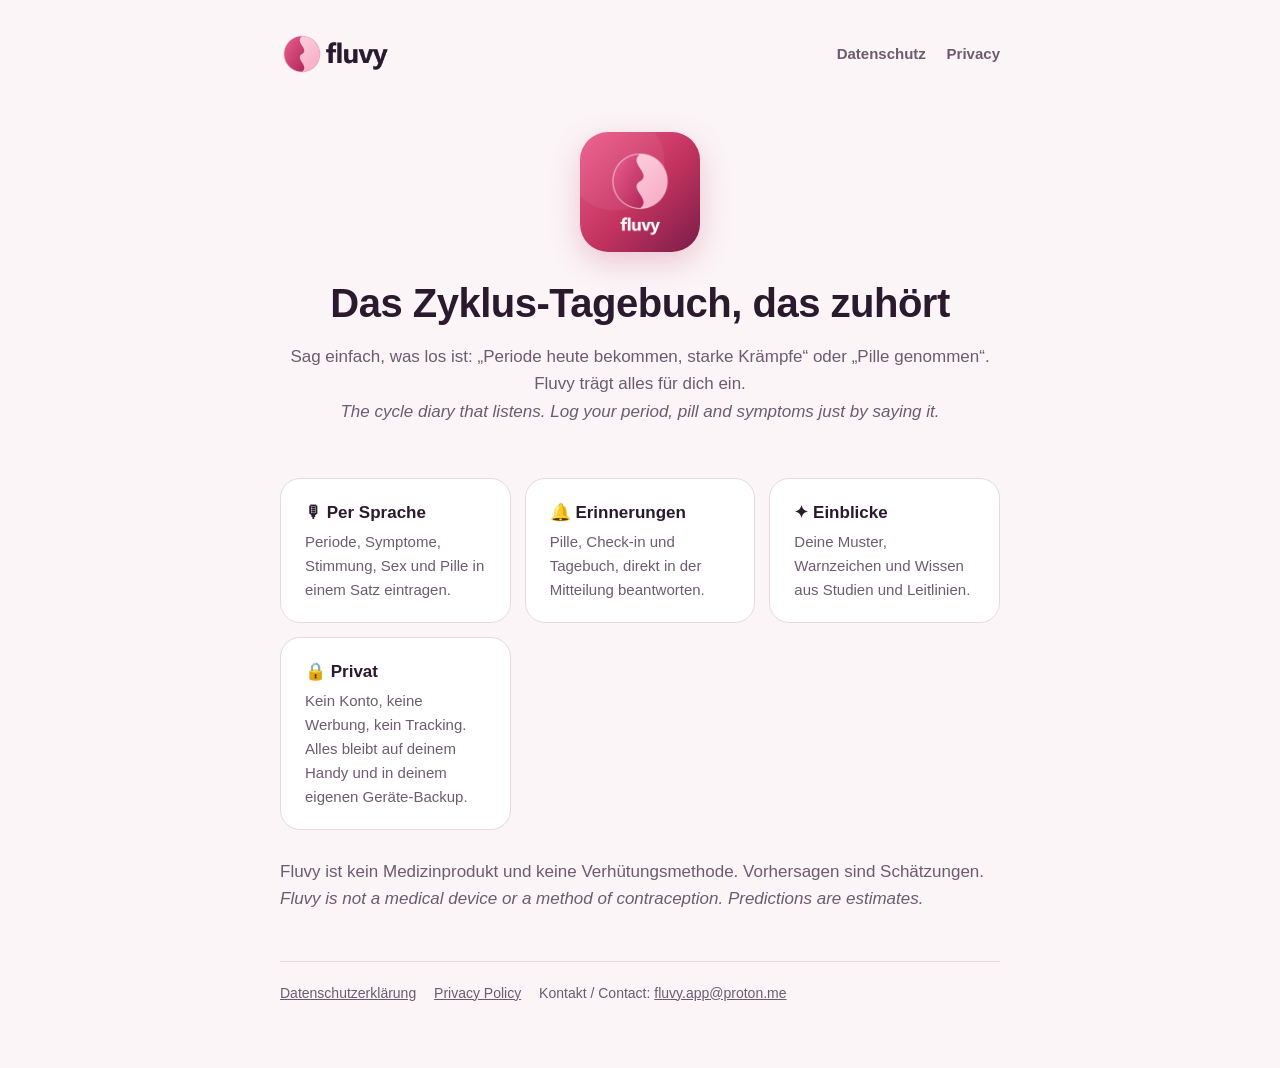
<file: index.html>
<!doctype html>
<html lang="de">
<head>
  <meta charset="utf-8">
  <meta name="viewport" content="width=device-width, initial-scale=1">
  <title>Fluvy – Zyklus-Tagebuch</title>
  <meta name="description" content="Fluvy ist das Zyklus-Tagebuch, das zuhört: Periode, Pille und Symptome per Sprache eintragen. Privat, ohne Konto.">
  <link rel="icon" href="icon.png">
  <link rel="stylesheet" href="style.css">
</head>
<body>
  <div class="wrap">
    <header>
      <a class="logo" href="./"><picture><source srcset="logo-dark.png" media="(prefers-color-scheme: dark)"><img src="logo.png" alt="Fluvy"></picture></a>
      <nav>
        <a href="datenschutz.html">Datenschutz</a>
        <a href="privacy.html">Privacy</a>
      </nav>
    </header>

    <section class="hero">
      <img src="icon.png" alt="Fluvy App-Icon">
      <h1>Das Zyklus-Tagebuch, das zuhört</h1>
      <p class="muted">Sag einfach, was los ist: „Periode heute bekommen, starke Krämpfe“ oder „Pille genommen“. Fluvy trägt alles für dich ein.<br>
        <em>The cycle diary that listens. Log your period, pill and symptoms just by saying it.</em></p>
    </section>

    <div class="features">
      <div class="card"><h3>🎙 Per Sprache</h3><p>Periode, Symptome, Stimmung, Sex und Pille in einem Satz eintragen.</p></div>
      <div class="card"><h3>🔔 Erinnerungen</h3><p>Pille, Check-in und Tagebuch, direkt in der Mitteilung beantworten.</p></div>
      <div class="card"><h3>✦ Einblicke</h3><p>Deine Muster, Warnzeichen und Wissen aus Studien und Leitlinien.</p></div>
      <div class="card"><h3>🔒 Privat</h3><p>Kein Konto, keine Werbung, kein Tracking. Alles bleibt auf deinem Handy und in deinem eigenen Geräte-Backup.</p></div>
    </div>

    <p class="muted">Fluvy ist kein Medizinprodukt und keine Verhütungsmethode. Vorhersagen sind Schätzungen.<br>
      <em>Fluvy is not a medical device or a method of contraception. Predictions are estimates.</em></p>

    <footer>
      <a href="datenschutz.html">Datenschutzerklärung</a>
      <a href="privacy.html">Privacy Policy</a>
      <span>Kontakt / Contact: <a href="mailto:fluvy.app@proton.me">fluvy.app@proton.me</a></span>
    </footer>
  </div>
</body>
</html>
</file>
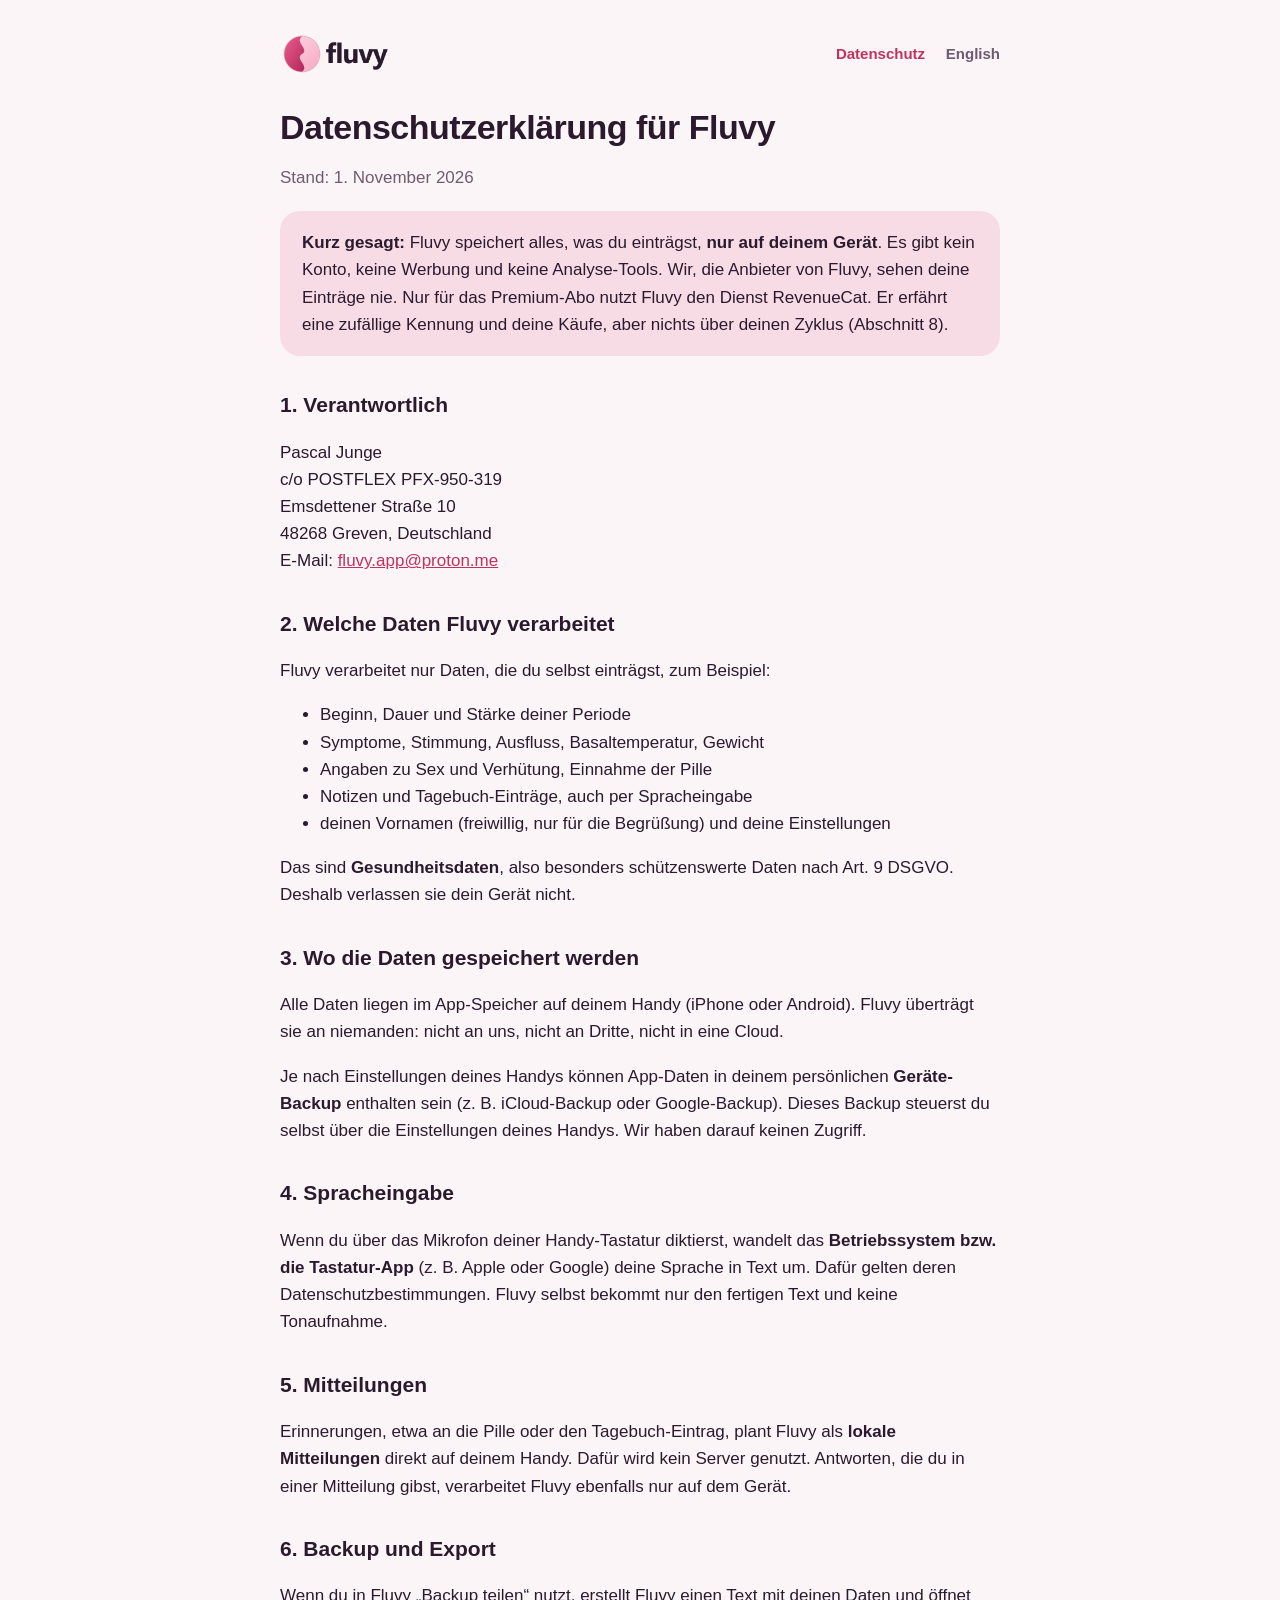
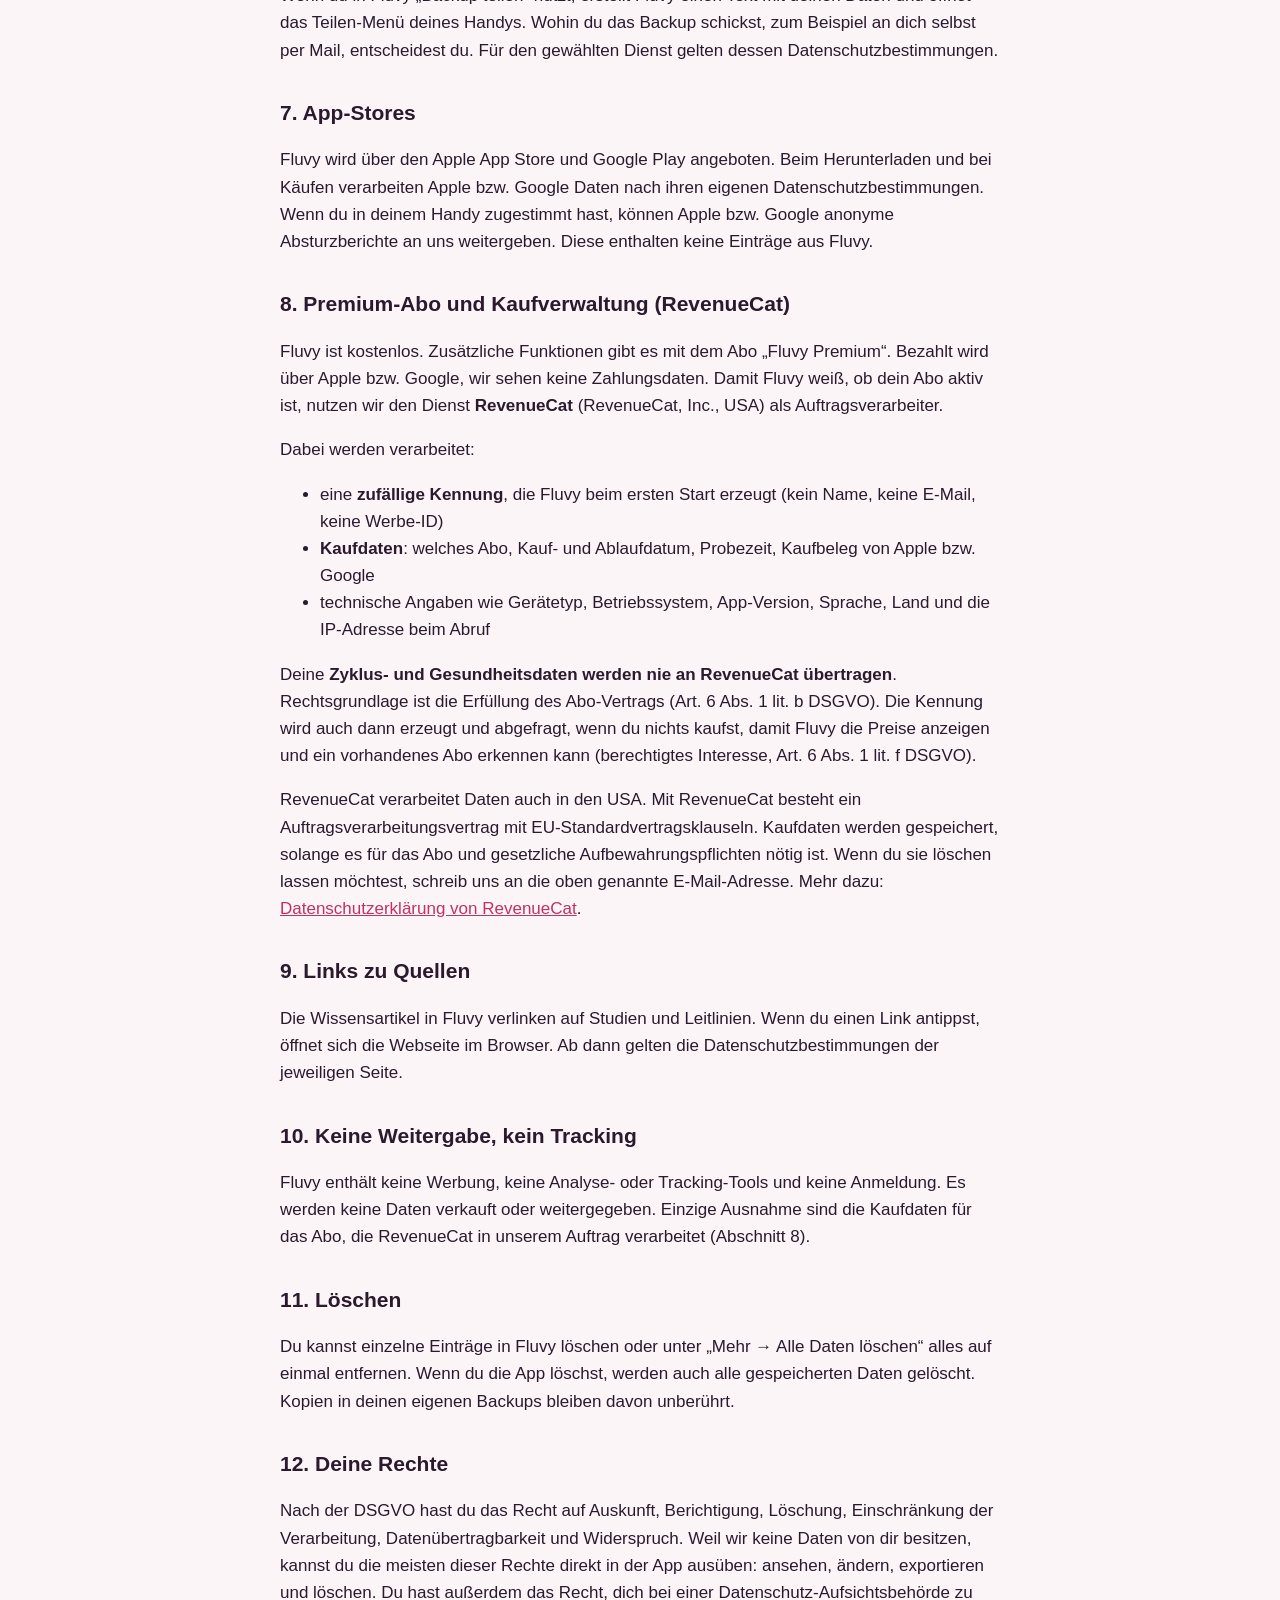
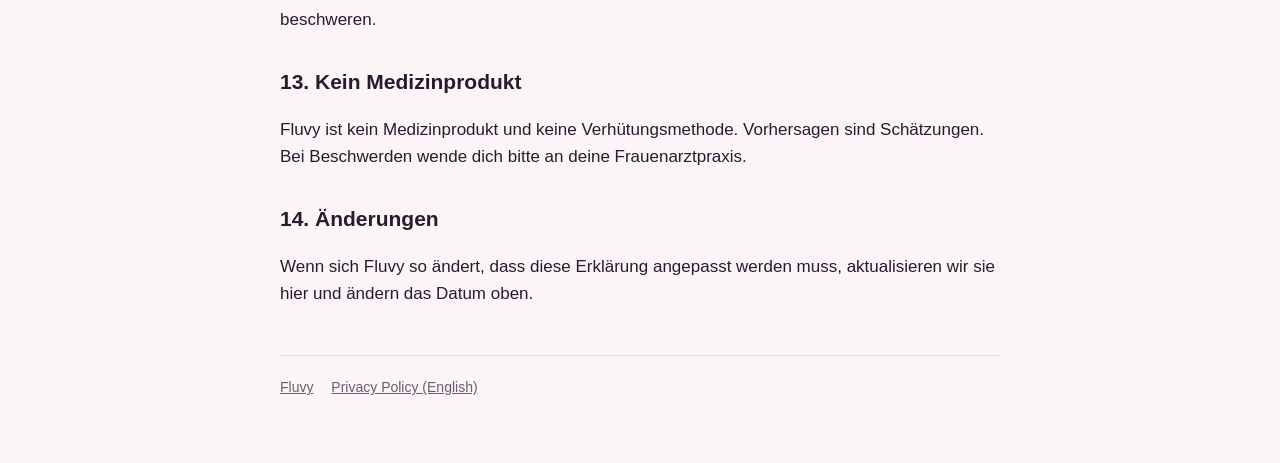
<file: datenschutz.html>
<!doctype html>
<html lang="de">
<head>
  <meta charset="utf-8">
  <meta name="viewport" content="width=device-width, initial-scale=1">
  <title>Datenschutzerklärung – Fluvy</title>
  <link rel="icon" href="icon.png">
  <link rel="stylesheet" href="style.css">
</head>
<body>
  <div class="wrap">
    <header>
      <a class="logo" href="./"><picture><source srcset="logo-dark.png" media="(prefers-color-scheme: dark)"><img src="logo.png" alt="Fluvy"></picture></a>
      <nav>
        <a href="datenschutz.html" aria-current="page">Datenschutz</a>
        <a href="privacy.html">English</a>
      </nav>
    </header>

    <h1>Datenschutzerklärung für Fluvy</h1>
    <p class="muted">Stand: 1. November 2026</p>

    <div class="summary">
      <strong>Kurz gesagt:</strong> Fluvy speichert alles, was du einträgst, <strong>nur auf deinem Gerät</strong>.
      Es gibt kein Konto, keine Werbung und keine Analyse-Tools. Wir, die Anbieter von Fluvy, sehen deine Einträge nie.
      Nur für das Premium-Abo nutzt Fluvy den Dienst RevenueCat. Er erfährt eine zufällige Kennung und deine Käufe, aber nichts über deinen Zyklus (Abschnitt 8).
    </div>

    <h2>1. Verantwortlich</h2>
    <p>
      Pascal Junge<br>
      c/o POSTFLEX PFX-950-319<br>
      Emsdettener Straße 10<br>
      48268 Greven, Deutschland<br>
      E-Mail: <a href="mailto:fluvy.app@proton.me">fluvy.app@proton.me</a>
    </p>

    <h2>2. Welche Daten Fluvy verarbeitet</h2>
    <p>Fluvy verarbeitet nur Daten, die du selbst einträgst, zum Beispiel:</p>
    <ul>
      <li>Beginn, Dauer und Stärke deiner Periode</li>
      <li>Symptome, Stimmung, Ausfluss, Basaltemperatur, Gewicht</li>
      <li>Angaben zu Sex und Verhütung, Einnahme der Pille</li>
      <li>Notizen und Tagebuch-Einträge, auch per Spracheingabe</li>
      <li>deinen Vornamen (freiwillig, nur für die Begrüßung) und deine Einstellungen</li>
    </ul>
    <p>Das sind <strong>Gesundheitsdaten</strong>, also besonders schützenswerte Daten nach Art. 9 DSGVO. Deshalb verlassen sie dein Gerät nicht.</p>

    <h2>3. Wo die Daten gespeichert werden</h2>
    <p>Alle Daten liegen im App-Speicher auf deinem Handy (iPhone oder Android). Fluvy überträgt sie an niemanden: nicht an uns, nicht an Dritte, nicht in eine Cloud.</p>
    <p>Je nach Einstellungen deines Handys können App-Daten in deinem persönlichen <strong>Geräte-Backup</strong> enthalten sein (z. B. iCloud-Backup oder Google-Backup). Dieses Backup steuerst du selbst über die Einstellungen deines Handys. Wir haben darauf keinen Zugriff.</p>

    <h2>4. Spracheingabe</h2>
    <p>Wenn du über das Mikrofon deiner Handy-Tastatur diktierst, wandelt das <strong>Betriebssystem bzw. die Tastatur-App</strong> (z. B. Apple oder Google) deine Sprache in Text um. Dafür gelten deren Datenschutzbestimmungen. Fluvy selbst bekommt nur den fertigen Text und keine Tonaufnahme.</p>

    <h2>5. Mitteilungen</h2>
    <p>Erinnerungen, etwa an die Pille oder den Tagebuch-Eintrag, plant Fluvy als <strong>lokale Mitteilungen</strong> direkt auf deinem Handy. Dafür wird kein Server genutzt. Antworten, die du in einer Mitteilung gibst, verarbeitet Fluvy ebenfalls nur auf dem Gerät.</p>

    <h2>6. Backup und Export</h2>
    <p>Wenn du in Fluvy „Backup teilen“ nutzt, erstellt Fluvy einen Text mit deinen Daten und öffnet das Teilen-Menü deines Handys. Wohin du das Backup schickst, zum Beispiel an dich selbst per Mail, entscheidest du. Für den gewählten Dienst gelten dessen Datenschutzbestimmungen.</p>

    <h2>7. App-Stores</h2>
    <p>Fluvy wird über den Apple App Store und Google Play angeboten. Beim Herunterladen und bei Käufen verarbeiten Apple bzw. Google Daten nach ihren eigenen Datenschutzbestimmungen. Wenn du in deinem Handy zugestimmt hast, können Apple bzw. Google anonyme Absturzberichte an uns weitergeben. Diese enthalten keine Einträge aus Fluvy.</p>

    <h2>8. Premium-Abo und Kaufverwaltung (RevenueCat)</h2>
    <p>Fluvy ist kostenlos. Zusätzliche Funktionen gibt es mit dem Abo „Fluvy Premium“. Bezahlt wird über Apple bzw. Google, wir sehen keine Zahlungsdaten. Damit Fluvy weiß, ob dein Abo aktiv ist, nutzen wir den Dienst <strong>RevenueCat</strong> (RevenueCat, Inc., USA) als Auftragsverarbeiter.</p>
    <p>Dabei werden verarbeitet:</p>
    <ul>
      <li>eine <strong>zufällige Kennung</strong>, die Fluvy beim ersten Start erzeugt (kein Name, keine E-Mail, keine Werbe-ID)</li>
      <li><strong>Kaufdaten</strong>: welches Abo, Kauf- und Ablaufdatum, Probezeit, Kaufbeleg von Apple bzw. Google</li>
      <li>technische Angaben wie Gerätetyp, Betriebssystem, App-Version, Sprache, Land und die IP-Adresse beim Abruf</li>
    </ul>
    <p>Deine <strong>Zyklus- und Gesundheitsdaten werden nie an RevenueCat übertragen</strong>. Rechtsgrundlage ist die Erfüllung des Abo-Vertrags (Art. 6 Abs. 1 lit. b DSGVO). Die Kennung wird auch dann erzeugt und abgefragt, wenn du nichts kaufst, damit Fluvy die Preise anzeigen und ein vorhandenes Abo erkennen kann (berechtigtes Interesse, Art. 6 Abs. 1 lit. f DSGVO).</p>
    <p>RevenueCat verarbeitet Daten auch in den USA. Mit RevenueCat besteht ein Auftragsverarbeitungsvertrag mit EU-Standardvertragsklauseln. Kaufdaten werden gespeichert, solange es für das Abo und gesetzliche Aufbewahrungspflichten nötig ist. Wenn du sie löschen lassen möchtest, schreib uns an die oben genannte E-Mail-Adresse. Mehr dazu: <a href="https://www.revenuecat.com/privacy">Datenschutzerklärung von RevenueCat</a>.</p>

    <h2>9. Links zu Quellen</h2>
    <p>Die Wissensartikel in Fluvy verlinken auf Studien und Leitlinien. Wenn du einen Link antippst, öffnet sich die Webseite im Browser. Ab dann gelten die Datenschutzbestimmungen der jeweiligen Seite.</p>

    <h2>10. Keine Weitergabe, kein Tracking</h2>
    <p>Fluvy enthält keine Werbung, keine Analyse- oder Tracking-Tools und keine Anmeldung. Es werden keine Daten verkauft oder weitergegeben. Einzige Ausnahme sind die Kaufdaten für das Abo, die RevenueCat in unserem Auftrag verarbeitet (Abschnitt 8).</p>

    <h2>11. Löschen</h2>
    <p>Du kannst einzelne Einträge in Fluvy löschen oder unter „Mehr → Alle Daten löschen“ alles auf einmal entfernen. Wenn du die App löschst, werden auch alle gespeicherten Daten gelöscht. Kopien in deinen eigenen Backups bleiben davon unberührt.</p>

    <h2>12. Deine Rechte</h2>
    <p>Nach der DSGVO hast du das Recht auf Auskunft, Berichtigung, Löschung, Einschränkung der Verarbeitung, Datenübertragbarkeit und Widerspruch. Weil wir keine Daten von dir besitzen, kannst du die meisten dieser Rechte direkt in der App ausüben: ansehen, ändern, exportieren und löschen. Du hast außerdem das Recht, dich bei einer Datenschutz-Aufsichtsbehörde zu beschweren.</p>

    <h2>13. Kein Medizinprodukt</h2>
    <p>Fluvy ist kein Medizinprodukt und keine Verhütungsmethode. Vorhersagen sind Schätzungen. Bei Beschwerden wende dich bitte an deine Frauenarztpraxis.</p>

    <h2>14. Änderungen</h2>
    <p>Wenn sich Fluvy so ändert, dass diese Erklärung angepasst werden muss, aktualisieren wir sie hier und ändern das Datum oben.</p>

    <footer>
      <a href="./">Fluvy</a>
      <a href="privacy.html">Privacy Policy (English)</a>
    </footer>
  </div>
</body>
</html>
</file>
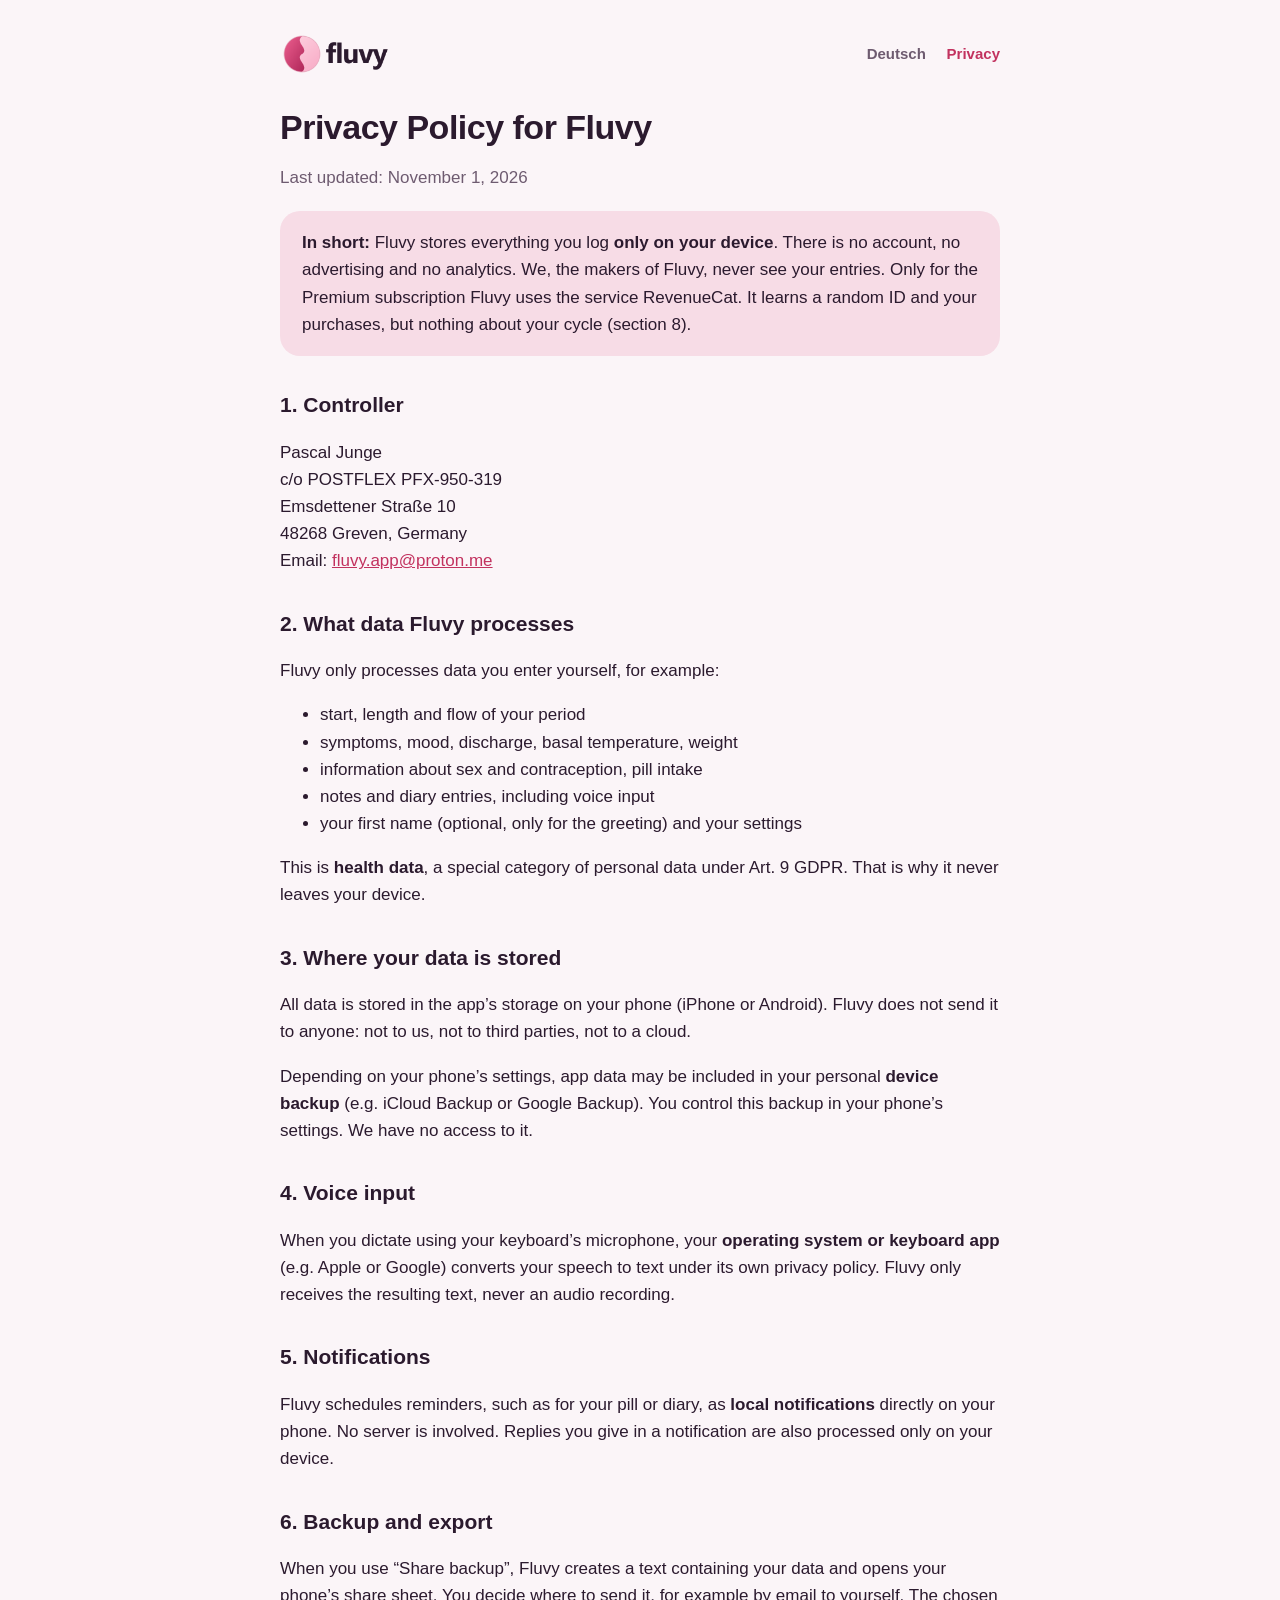
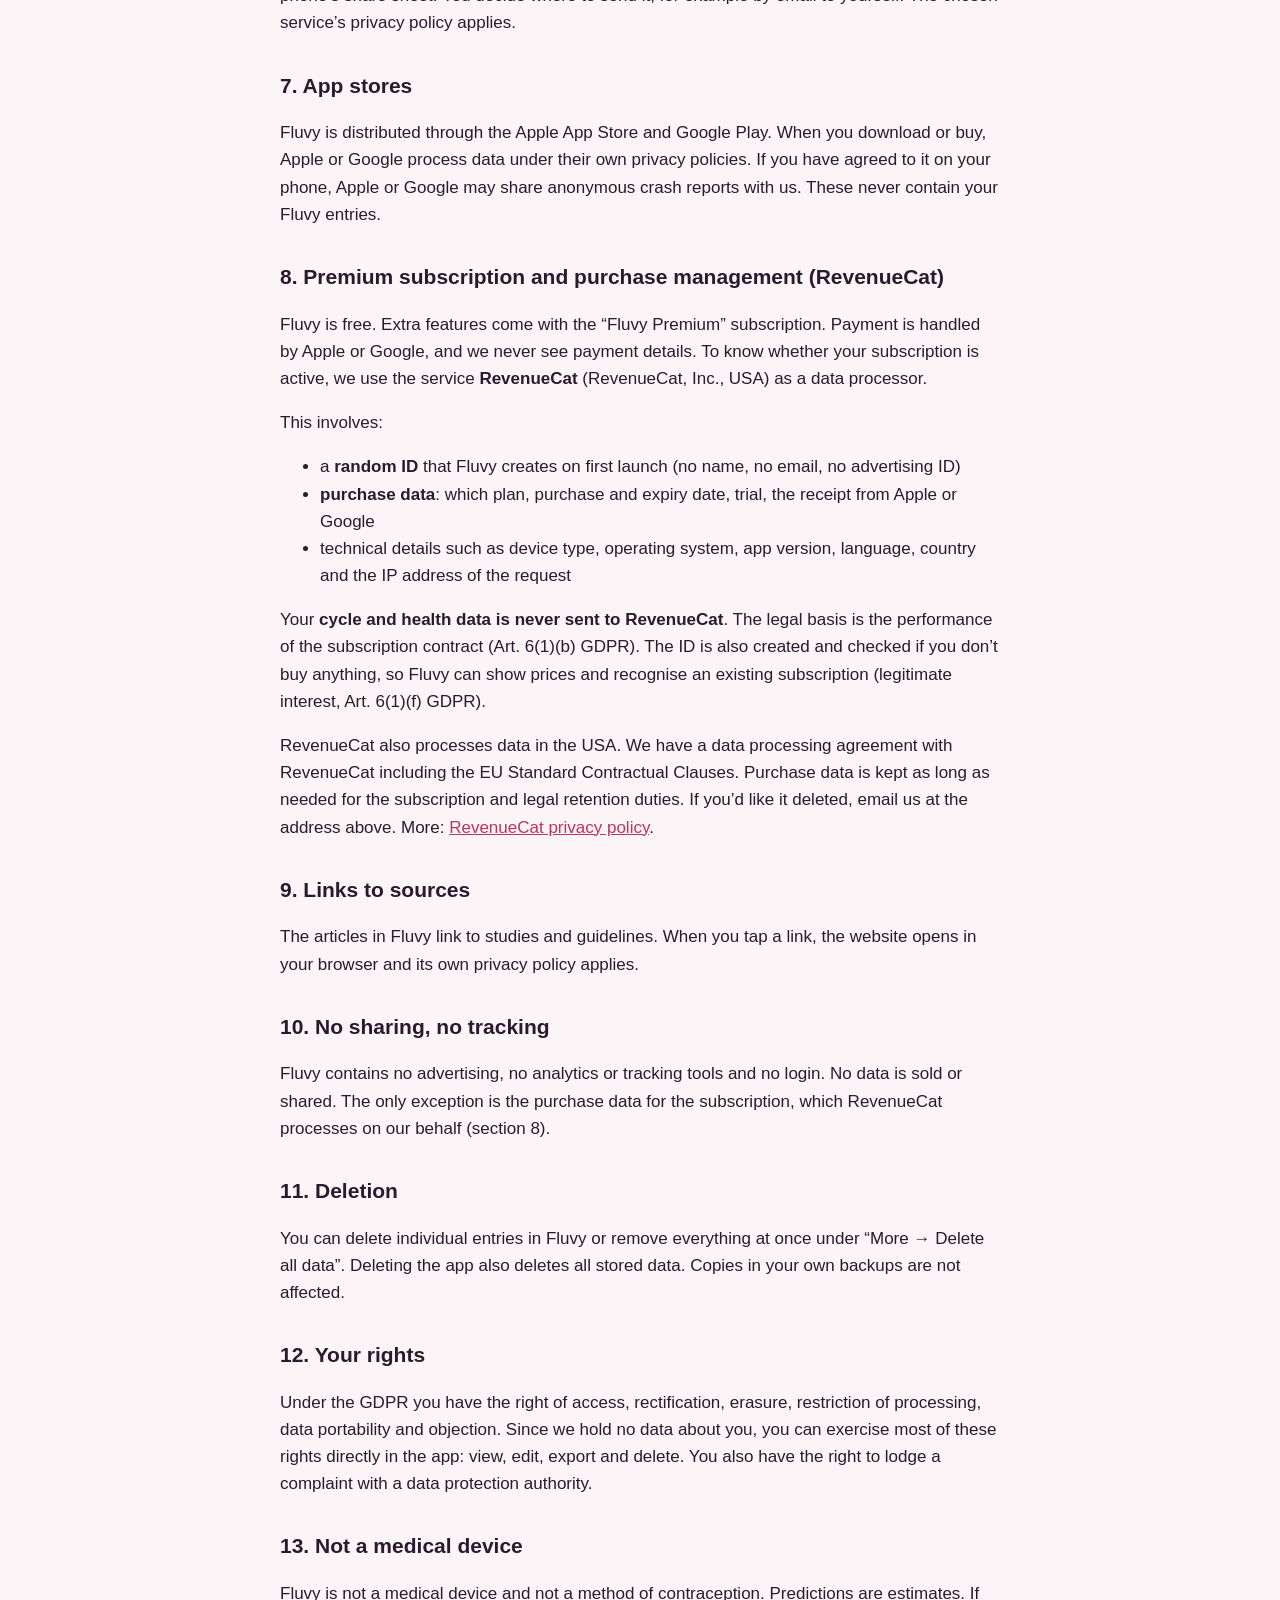
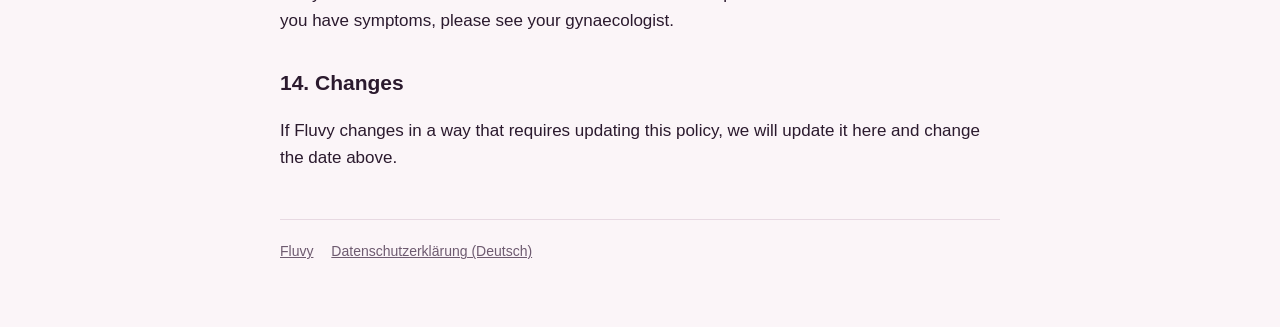
<file: privacy.html>
<!doctype html>
<html lang="en">
<head>
  <meta charset="utf-8">
  <meta name="viewport" content="width=device-width, initial-scale=1">
  <title>Privacy Policy – Fluvy</title>
  <link rel="icon" href="icon.png">
  <link rel="stylesheet" href="style.css">
</head>
<body>
  <div class="wrap">
    <header>
      <a class="logo" href="./"><picture><source srcset="logo-dark.png" media="(prefers-color-scheme: dark)"><img src="logo.png" alt="Fluvy"></picture></a>
      <nav>
        <a href="datenschutz.html">Deutsch</a>
        <a href="privacy.html" aria-current="page">Privacy</a>
      </nav>
    </header>

    <h1>Privacy Policy for Fluvy</h1>
    <p class="muted">Last updated: November 1, 2026</p>

    <div class="summary">
      <strong>In short:</strong> Fluvy stores everything you log <strong>only on your device</strong>.
      There is no account, no advertising and no analytics. We, the makers of Fluvy, never see your entries.
      Only for the Premium subscription Fluvy uses the service RevenueCat. It learns a random ID and your purchases, but nothing about your cycle (section 8).
    </div>

    <h2>1. Controller</h2>
    <p>
      Pascal Junge<br>
      c/o POSTFLEX PFX-950-319<br>
      Emsdettener Straße 10<br>
      48268 Greven, Germany<br>
      Email: <a href="mailto:fluvy.app@proton.me">fluvy.app@proton.me</a>
    </p>

    <h2>2. What data Fluvy processes</h2>
    <p>Fluvy only processes data you enter yourself, for example:</p>
    <ul>
      <li>start, length and flow of your period</li>
      <li>symptoms, mood, discharge, basal temperature, weight</li>
      <li>information about sex and contraception, pill intake</li>
      <li>notes and diary entries, including voice input</li>
      <li>your first name (optional, only for the greeting) and your settings</li>
    </ul>
    <p>This is <strong>health data</strong>, a special category of personal data under Art. 9 GDPR. That is why it never leaves your device.</p>

    <h2>3. Where your data is stored</h2>
    <p>All data is stored in the app’s storage on your phone (iPhone or Android). Fluvy does not send it to anyone: not to us, not to third parties, not to a cloud.</p>
    <p>Depending on your phone’s settings, app data may be included in your personal <strong>device backup</strong> (e.g. iCloud Backup or Google Backup). You control this backup in your phone’s settings. We have no access to it.</p>

    <h2>4. Voice input</h2>
    <p>When you dictate using your keyboard’s microphone, your <strong>operating system or keyboard app</strong> (e.g. Apple or Google) converts your speech to text under its own privacy policy. Fluvy only receives the resulting text, never an audio recording.</p>

    <h2>5. Notifications</h2>
    <p>Fluvy schedules reminders, such as for your pill or diary, as <strong>local notifications</strong> directly on your phone. No server is involved. Replies you give in a notification are also processed only on your device.</p>

    <h2>6. Backup and export</h2>
    <p>When you use “Share backup”, Fluvy creates a text containing your data and opens your phone’s share sheet. You decide where to send it, for example by email to yourself. The chosen service’s privacy policy applies.</p>

    <h2>7. App stores</h2>
    <p>Fluvy is distributed through the Apple App Store and Google Play. When you download or buy, Apple or Google process data under their own privacy policies. If you have agreed to it on your phone, Apple or Google may share anonymous crash reports with us. These never contain your Fluvy entries.</p>

    <h2>8. Premium subscription and purchase management (RevenueCat)</h2>
    <p>Fluvy is free. Extra features come with the “Fluvy Premium” subscription. Payment is handled by Apple or Google, and we never see payment details. To know whether your subscription is active, we use the service <strong>RevenueCat</strong> (RevenueCat, Inc., USA) as a data processor.</p>
    <p>This involves:</p>
    <ul>
      <li>a <strong>random ID</strong> that Fluvy creates on first launch (no name, no email, no advertising ID)</li>
      <li><strong>purchase data</strong>: which plan, purchase and expiry date, trial, the receipt from Apple or Google</li>
      <li>technical details such as device type, operating system, app version, language, country and the IP address of the request</li>
    </ul>
    <p>Your <strong>cycle and health data is never sent to RevenueCat</strong>. The legal basis is the performance of the subscription contract (Art. 6(1)(b) GDPR). The ID is also created and checked if you don’t buy anything, so Fluvy can show prices and recognise an existing subscription (legitimate interest, Art. 6(1)(f) GDPR).</p>
    <p>RevenueCat also processes data in the USA. We have a data processing agreement with RevenueCat including the EU Standard Contractual Clauses. Purchase data is kept as long as needed for the subscription and legal retention duties. If you’d like it deleted, email us at the address above. More: <a href="https://www.revenuecat.com/privacy">RevenueCat privacy policy</a>.</p>

    <h2>9. Links to sources</h2>
    <p>The articles in Fluvy link to studies and guidelines. When you tap a link, the website opens in your browser and its own privacy policy applies.</p>

    <h2>10. No sharing, no tracking</h2>
    <p>Fluvy contains no advertising, no analytics or tracking tools and no login. No data is sold or shared. The only exception is the purchase data for the subscription, which RevenueCat processes on our behalf (section 8).</p>

    <h2>11. Deletion</h2>
    <p>You can delete individual entries in Fluvy or remove everything at once under “More → Delete all data”. Deleting the app also deletes all stored data. Copies in your own backups are not affected.</p>

    <h2>12. Your rights</h2>
    <p>Under the GDPR you have the right of access, rectification, erasure, restriction of processing, data portability and objection. Since we hold no data about you, you can exercise most of these rights directly in the app: view, edit, export and delete. You also have the right to lodge a complaint with a data protection authority.</p>

    <h2>13. Not a medical device</h2>
    <p>Fluvy is not a medical device and not a method of contraception. Predictions are estimates. If you have symptoms, please see your gynaecologist.</p>

    <h2>14. Changes</h2>
    <p>If Fluvy changes in a way that requires updating this policy, we will update it here and change the date above.</p>

    <footer>
      <a href="./">Fluvy</a>
      <a href="datenschutz.html">Datenschutzerklärung (Deutsch)</a>
    </footer>
  </div>
</body>
</html>
</file>
<file: style.css>
/* Fluvy-Webseite: Farben und Schrift wie in der App (Beere, Rosé, Pflaume) */
:root {
  --bg: #fbf5f8;
  --surface: #ffffff;
  --ink: #2b1a2e;
  --muted: #6e5b70;
  --line: #e7d9e2;
  --berry: #c2325f;
  --berry-dark: #7a1e48;
  --rose: #f7dce6;
  --todo: #fff3c4;
}
@media (prefers-color-scheme: dark) {
  :root {
    --bg: #161015;
    --surface: #211820;
    --ink: #f4eaf1;
    --muted: #b5a2b1;
    --line: #3a2c37;
    --berry: #ee6690;
    --berry-dark: #c2325f;
    --rose: #482031;
    --todo: #4a3d12;
  }
}
* { box-sizing: border-box; }
body {
  margin: 0;
  background: var(--bg);
  color: var(--ink);
  font: 17px/1.6 -apple-system, BlinkMacSystemFont, "Segoe UI", Roboto, "Helvetica Neue", Arial, sans-serif;
}
.wrap { max-width: 760px; margin: 0 auto; padding: 32px 20px 64px; }
header { display: flex; align-items: center; justify-content: space-between; gap: 16px; margin-bottom: 32px; }
header a.logo img { height: 44px; display: block; }
nav a { color: var(--muted); text-decoration: none; margin-left: 16px; font-weight: 600; font-size: 15px; }
nav a:hover, nav a[aria-current="page"] { color: var(--berry); }
h1 { font-size: 34px; line-height: 1.15; letter-spacing: -0.5px; margin: 0 0 8px; }
h2 { font-size: 21px; margin: 32px 0 8px; }
p, li { color: var(--ink); }
.muted { color: var(--muted); }
a { color: var(--berry); }
.card { background: var(--surface); border: 1px solid var(--line); border-radius: 20px; padding: 20px 24px; margin: 20px 0; }
.summary { background: var(--rose); border-radius: 20px; padding: 18px 22px; margin: 20px 0; }
.todo { background: var(--todo); padding: 0 4px; border-radius: 4px; }
.hero { text-align: center; padding: 24px 0 8px; }
.hero img { width: 120px; height: 120px; border-radius: 28px; box-shadow: 0 10px 30px rgba(194, 50, 95, 0.25); }
.hero h1 { font-size: 40px; margin-top: 20px; }
.features { display: grid; grid-template-columns: repeat(auto-fit, minmax(210px, 1fr)); gap: 14px; margin: 28px 0; }
.features .card { margin: 0; }
.features h3 { margin: 0 0 4px; font-size: 17px; }
.features p { margin: 0; color: var(--muted); font-size: 15px; }
footer { margin-top: 48px; padding-top: 20px; border-top: 1px solid var(--line); color: var(--muted); font-size: 14px; }
footer a { color: var(--muted); margin-right: 14px; }
</file>
